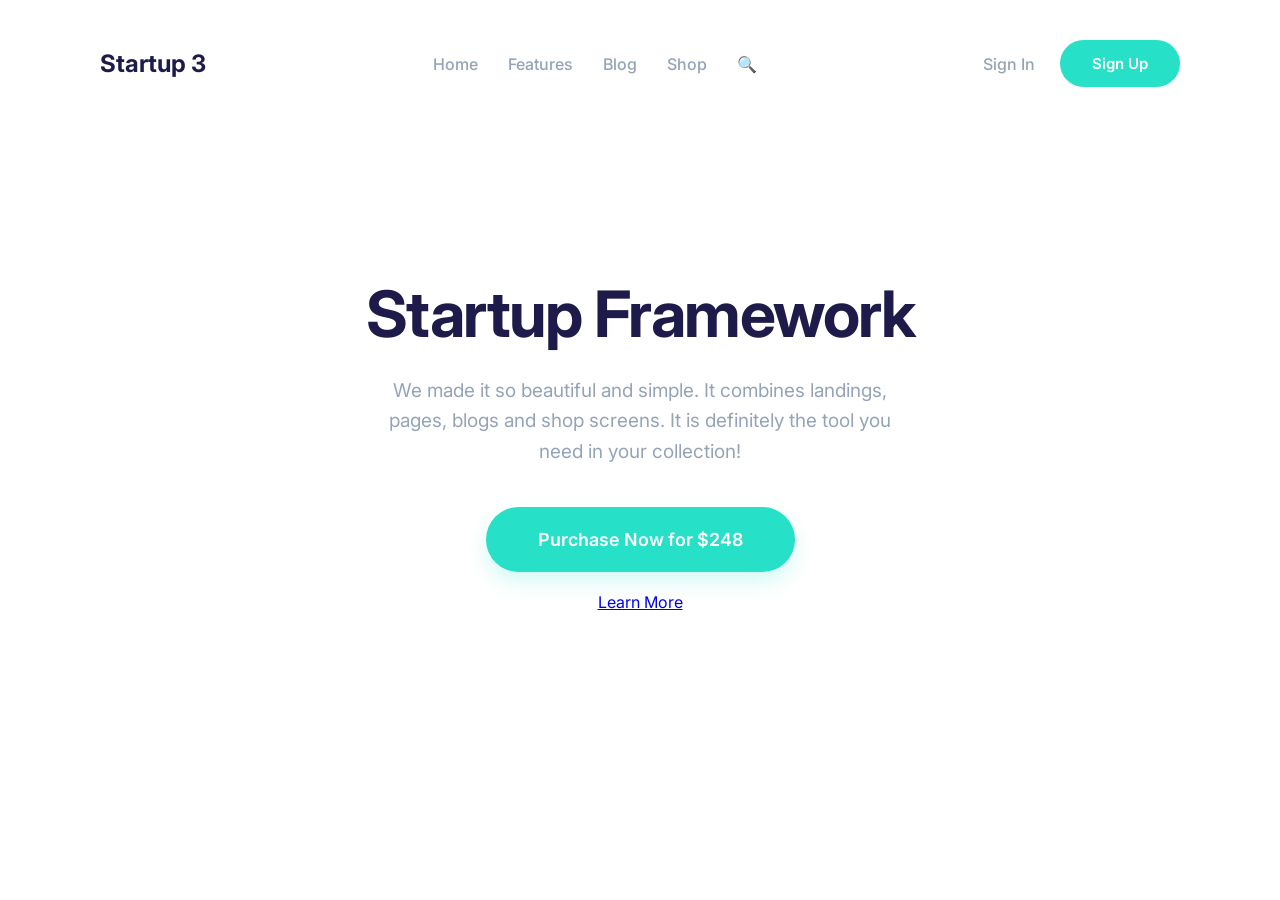
<file: figma1/index.html>
<!DOCTYPE html>
<html lang="az">
<head>
    <meta charset="UTF-8">
    <meta name="viewport" content="width=device-width, initial-scale=1.0">
    <title>Startup Framework - Sərhədsiz</title>
    <link rel="stylesheet" href="style.css">
    <link href="https://fonts.googleapis.com/css2?family=Inter:wght@400;600;700&display=swap" rel="stylesheet">
</head>
<body>

    <div class="main-card">
        
        <header class="navbar">
            <div class="logo">Startup 3</div>
            
            <nav>
                <ul class="nav-links">
                    <li><a href="#">Home</a></li>
                    <li><a href="#">Features</a></li>
                    <li><a href="#">Blog</a></li>
                    <li><a href="#">Shop</a></li>
                    <li><a href="#" class="search-icon">🔍</a></li>
                </ul>
            </nav>

            <div class="auth">
                <a href="#" class="sign-in">Sign In</a>
                <a href="#" class="btn-cyan small">Sign Up</a>
            </div>
        </header>

        <main class="hero-content">
            <h1>Startup Framework</h1>
            <p>We made it so beautiful and simple. It combines landings, pages, blogs and shop screens. It is definitely the tool you need in your collection!</p>
            
            <div class="actions">
                <a href="#" class="btn-cyan large">Purchase Now for $248</a>
                <a href="#" class="learn-more">Learn More</a>
            </div>
        </main>

    </div>

</body>
</html>
</file>
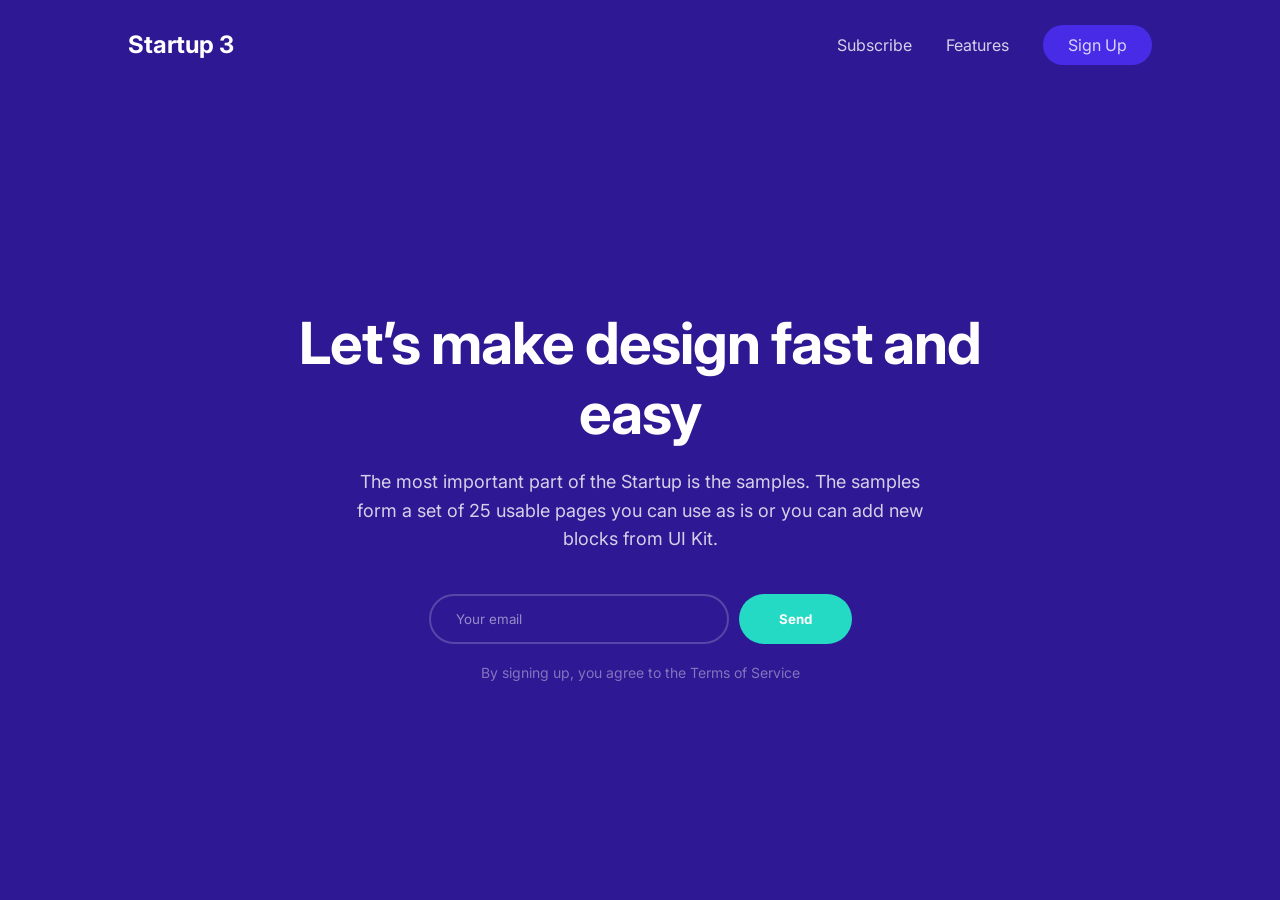
<file: figma2/index.html>
<!DOCTYPE html>
<html lang="az">
<head>
    <meta charset="UTF-8">
    <meta name="viewport" content="width=device-width, initial-scale=1.0">
    <title>Startup 3 Landing Page</title>
    <link rel="stylesheet" href="style.css">
    <link href="https://fonts.googleapis.com/css2?family=Inter:wght@400;700&display=swap" rel="stylesheet">
</head>
<body>

    <header class="navbar">
        <div class="logo">Startup 3</div>
        <nav class="nav-links">
            <a href="#">Subscribe</a>
            <a href="#">Features</a>
            <a href="#" class="btn-signup">Sign Up</a>
        </nav>
    </header>

    <section class="hero">
        <h1>Let’s make design fast and easy</h1>
        <p>The most important part of the Startup is the samples. The samples form a set of 25 usable pages you can use as is or you can add new blocks from UI Kit.</p>
        
        <form class="subscribe-form">
            <input type="email" placeholder="Your email" required>
            <button type="submit">Send</button>
        </form>
        
        <span class="terms">By signing up, you agree to the Terms of Service</span>
    </section>

</body>
</html>
</file>
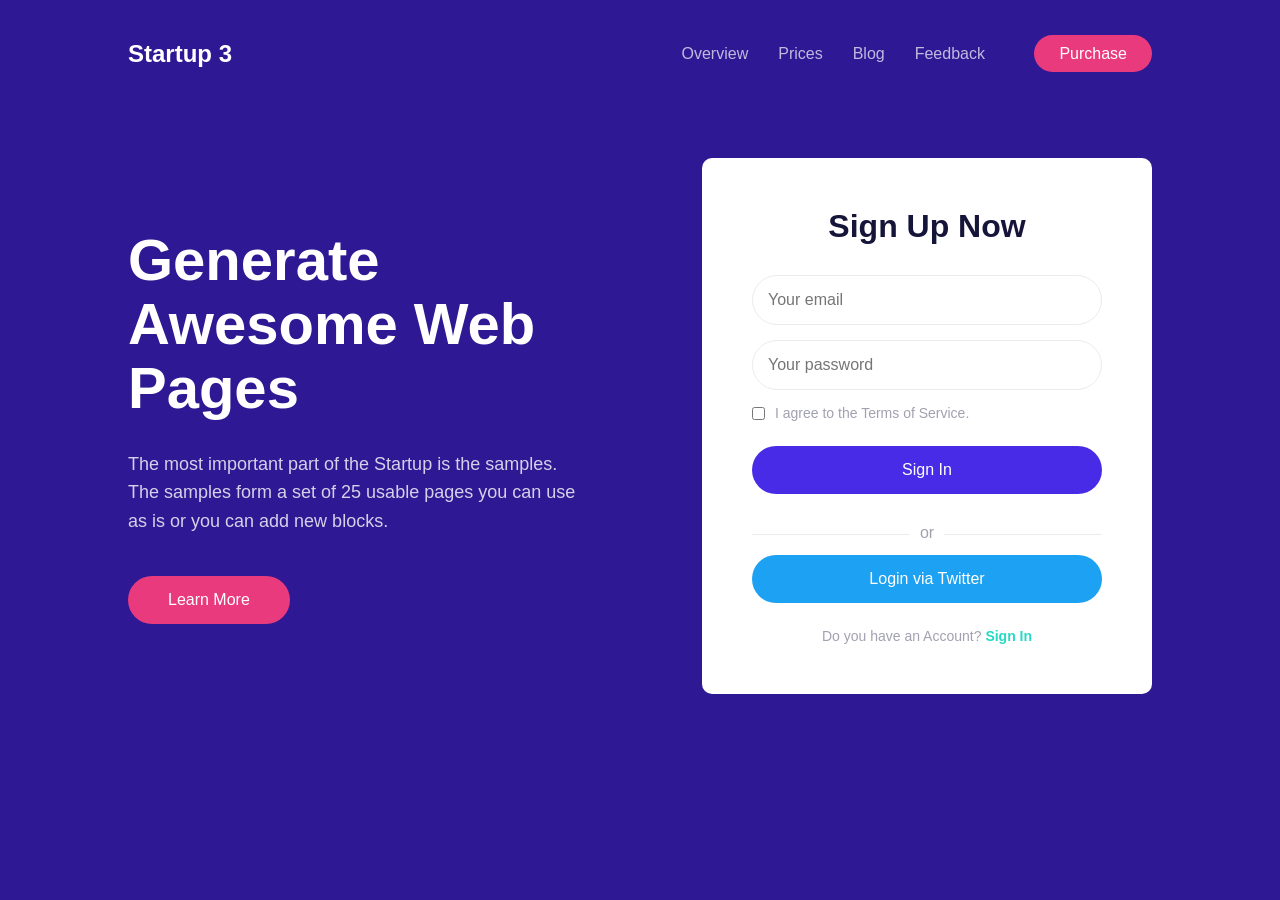
<file: figma3/index.html>
<!DOCTYPE html>
<html lang="en">
<head>
    <meta charset="UTF-8">
    <meta name="viewport" content="width=device-width, initial-scale=1.0">
    <title>Startup 3 Hero Page</title>
    <link rel="stylesheet" href="style.css">
</head>
<body>
    <header class="navbar">
        <div class="logo">Startup 3</div>
        <nav>
            <ul class="nav-links">
                <li><a href="#">Overview</a></li>
                <li><a href="#">Prices</a></li>
                <li><a href="#">Blog</a></li>
                <li><a href="#">Feedback</a></li>
            </ul>
            <a href="#" class="btn-purchase">Purchase</a>
        </nav>
    </header>

    <main class="hero-container">
        <section class="hero-content">
            <h1>Generate Awesome Web Pages</h1>
            <p>The most important part of the Startup is the samples. The samples form a set of 25 usable pages you can use as is or you can add new blocks.</p>
            <a href="#" class="btn-learn">Learn More</a>
        </section>

        <section class="form-container">
            <div class="sign-up-card">
                <h2>Sign Up Now</h2>
                <form>
                    <input type="email" placeholder="Your email">
                    <input type="password" placeholder="Your password">
                    <div class="checkbox-group">
                        <input type="checkbox" id="terms">
                        <label for="terms">I agree to the Terms of Service.</label>
                    </div>
                    <button type="submit" class="btn-signin">Sign In</button>
                    <div class="divider"><span>or</span></div>
                    <button type="button" class="btn-twitter">Login via Twitter</button>
                </form>
                <p class="footer-text">Do you have an Account? <a href="#">Sign In</a></p>
            </div>
        </section>
    </main>
</body>
</html>
</file>
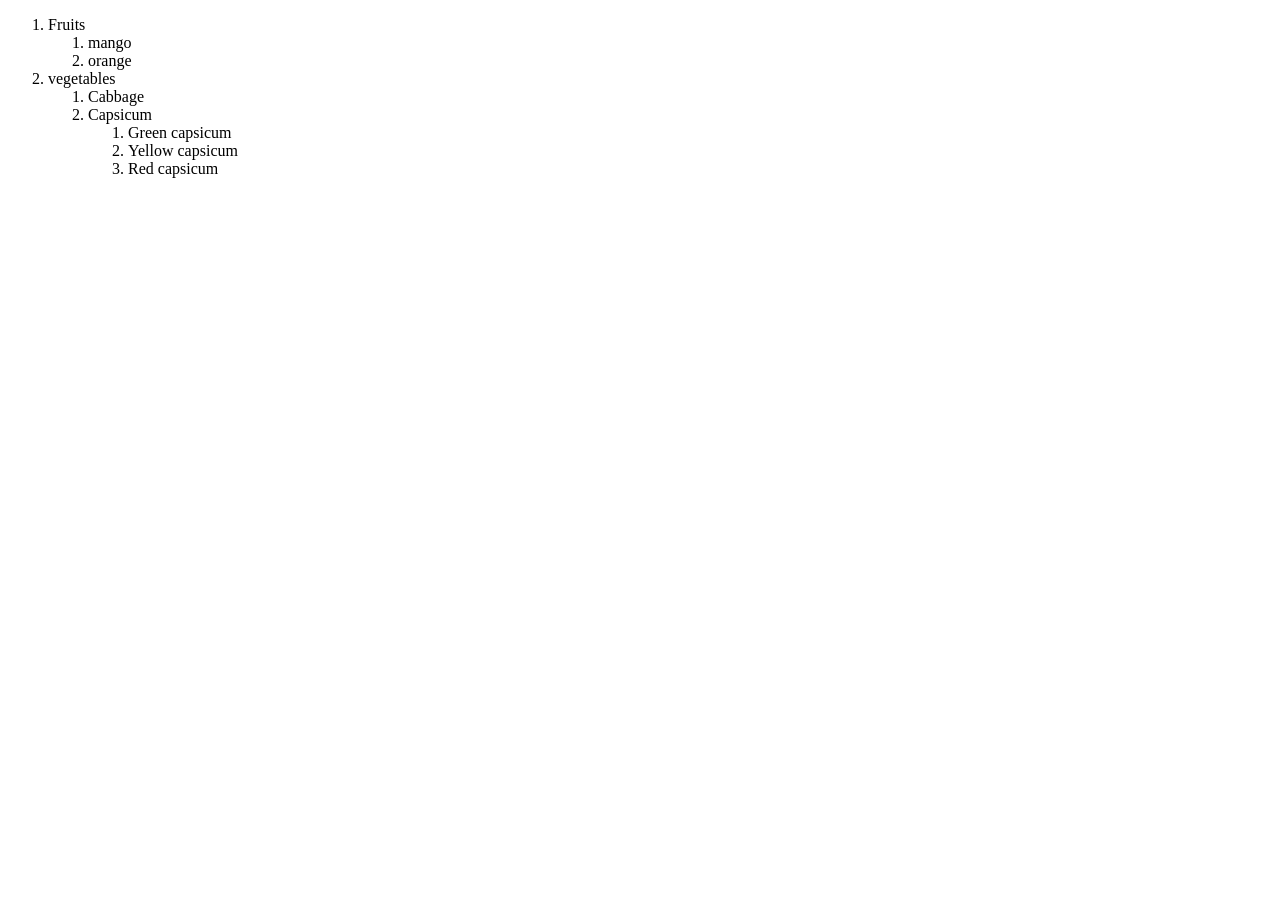
<file: supra.html>
<!DOCTYPE html>
<html lang="en">
<head>
    <meta charset="UTF-8">
    <meta name="viewport" content="width=device-width, initial-scale=1.0">
    <title>Document</title>
</head>
<body>
    <ol>
        <li>Fruits
            <ol>
                <li>mango</li>
                <li>orange</li>
            </ol>
        </li>
        <li>vegetables
            <ol>
                <li>Cabbage</li>
                <li>Capsicum</li>
                    <ol>
                        <li>Green capsicum</li>
                        <li>Yellow capsicum</li>
                        <li>Red capsicum</li>
                    </ol>
            </ol>
        </li>
    </ol>
</body>
</html>
</file>
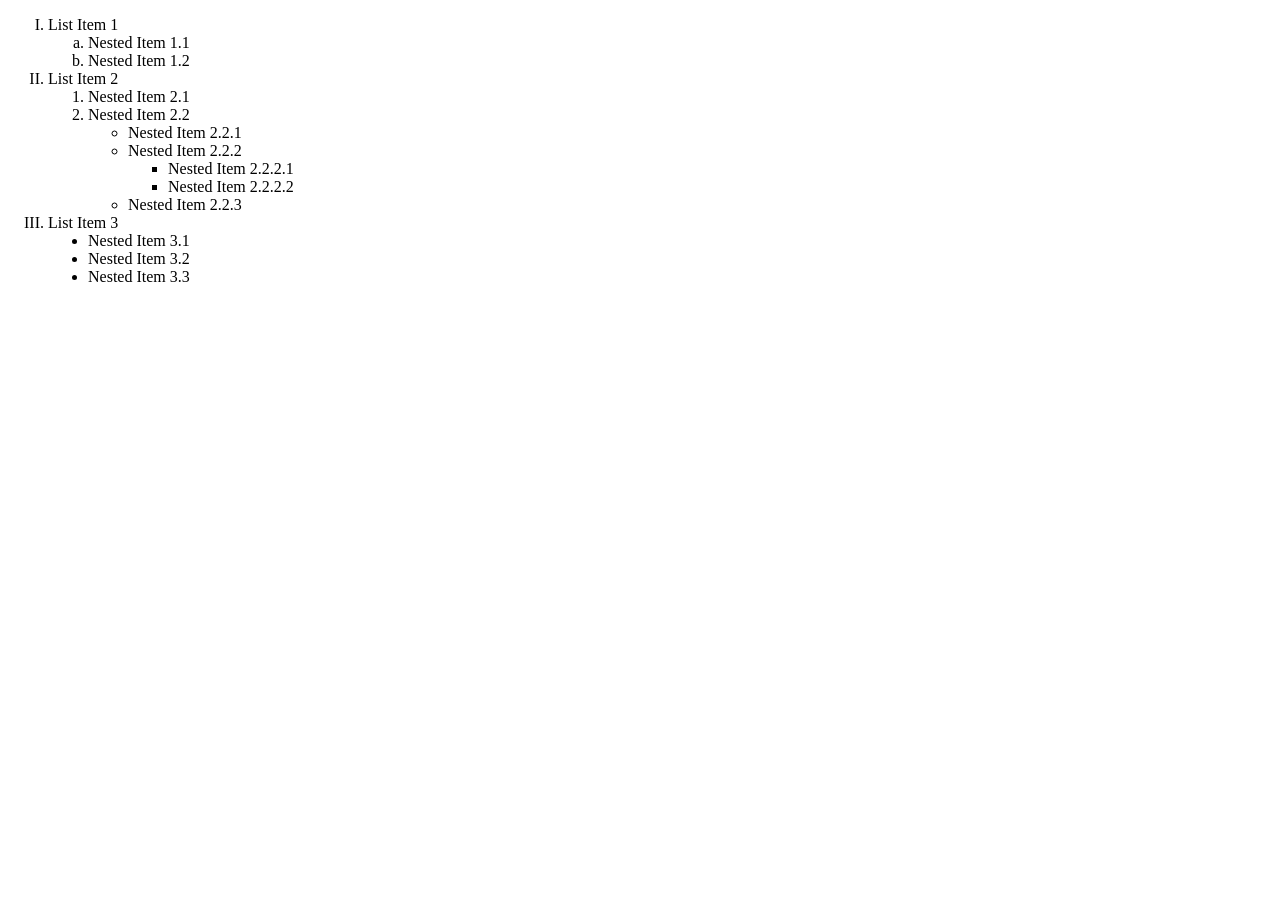
<file: supra2.html>
<!DOCTYPE html>
<html lang="en">
<head>
    <meta charset="UTF-8">
    <meta name="viewport" content="width=device-width, initial-scale=1.0">
    <title>List-2</title>
</head>
<body>
    <ol type="I">
        <li>List Item 1</li>
            <ol type="a">
                <li>Nested Item 1.1</li>
                <li>Nested Item 1.2</li>
            </ol>
        <li>List Item 2</li>
            <ol type="1">
                <li>Nested Item 2.1</li>
                <li>Nested Item 2.2</li>
                    <ul type="circle">
                        <li>Nested Item 2.2.1</li>
                        <li>Nested Item 2.2.2</li>
                            <ul>
                                <li>Nested Item 2.2.2.1</li>
                                <li>Nested Item 2.2.2.2</li>
                            </ul>
                        <li>Nested Item 2.2.3</li>
                    </ul>
            </ol>
        <li>List Item 3</li>
            <ul type="disc">
                <li>Nested Item 3.1</li>
                <li>Nested Item 3.2</li>
                <li>Nested Item 3.3</li>
            </ul>
    </ol>
</body>
</html>
</file>
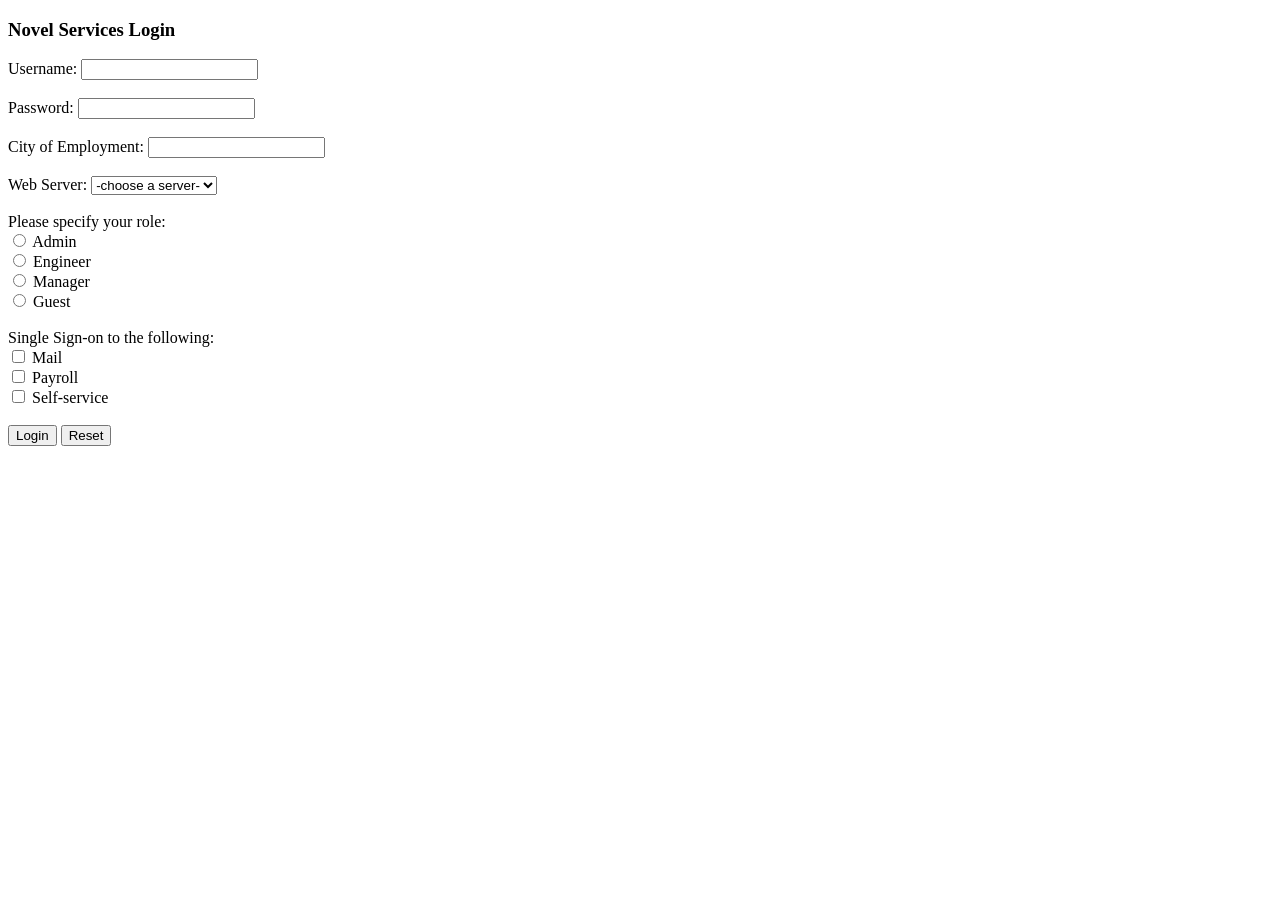
<file: supra3.html>
<!DOCTYPE html>
<html lang="az">
<head>
    <meta charset="UTF-8">
    <meta name="viewport" content="width=device-width, initial-scale=1.0">
    <title>Novel Services Login</title>
</head>
<body>

    <h3>Novel Services Login</h3>

    <form action="/submit-your-login" method="POST">
        Username: <input type="text" name="username" required>
        <br><br>

        Password: <input type="password" name="password" required>
        <br><br>

        City of Employment: <input type="text" name="city">
        <br><br>

        Web Server:
        <select name="server">
            <option value="">-choose a server-</option>
            <option value="server1">Server 1</option>
            <option value="server2">Server 2</option>
        </select>
        <br><br>

        Please specify your role:<br>
        <input type="radio" name="role" value="admin" id="admin"> <label for="admin">Admin</label><br>
        <input type="radio" name="role" value="engineer" id="engineer"> <label for="engineer">Engineer</label><br>
        <input type="radio" name="role" value="manager" id="manager"> <label for="manager">Manager</label><br>
        <input type="radio" name="role" value="guest" id="guest"> <label for="guest">Guest</label>
        <br><br>

        Single Sign-on to the following:<br>
        <input type="checkbox" name="sso" value="mail" id="mail"> <label for="mail">Mail</label><br>
        <input type="checkbox" name="sso" value="payroll" id="payroll"> <label for="payroll">Payroll</label><br>
        <input type="checkbox" name="sso" value="self-service" id="self-service"> <label for="self-service">Self-service</label>
        <br><br>

        <input type="submit" value="Login">
        <input type="reset" value="Reset">
    </form>

</body>
</html>
</file>
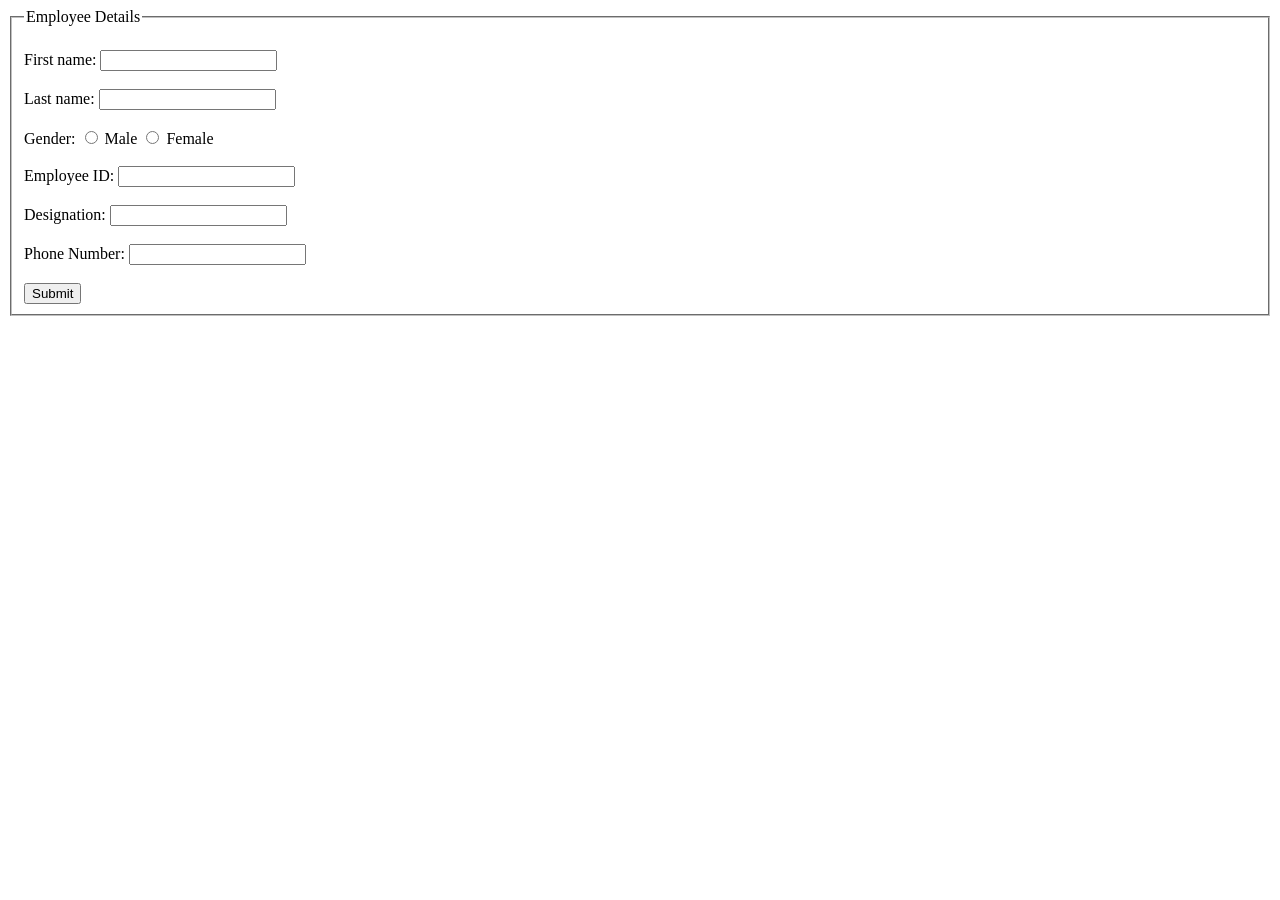
<file: supra4.html>
<!DOCTYPE html>
<html lang="en">
<head>
    <meta charset="UTF-8">
    <meta name="viewport" content="width=device-width, initial-scale=1.0">
    <title>Employee Details Form</title>
</head>
<body>

    <form action="/submit-data" method="POST">
        <fieldset>
            <legend>Employee Details</legend>
            <br>
            
            First name: <input type="text" name="firstname" required>
            <br><br>

            Last name: <input type="text" name="lastname" required>
            <br><br>

            Gender: 
            <input type="radio" name="gender" value="male" id="male"> 
            <label for="male">Male</label>
            <input type="radio" name="gender" value="female" id="female"> 
            <label for="female">Female</label>
            <br><br>

            Employee ID: <input type="text" name="emp_id">
            <br><br>

            Designation: <input type="text" name="designation">
            <br><br>

            Phone Number: <input type="tel" name="phone">
            <br><br>

            <input type="submit" value="Submit">
        </fieldset>
    </form>

</body>
</html>
</file>
<file: figma1/style.css>
/* 1. Ümumi Sıfırlama və Şrift */
* {
    margin: 0;
    padding: 0;
    box-sizing: border-box;
    font-family: 'Inter', sans-serif;
}

body {
    background-color: #ffffff;  
    color: #1e1b4b;            
    display: flex;
    justify-content: center;
}


.main-card {
    width: 100%;
    max-width: 1200px;  
    min-height: 100vh;
    display: flex;
    flex-direction: column;
    padding: 40px 60px;
}


.navbar {
    display: flex;
    justify-content: space-between;
    align-items: center;
    padding-bottom: 20px;
}

.logo {
    font-weight: 700;
    font-size: 24px;
    color: #1e1b4b;
    cursor: pointer;
}

.nav-links {
    list-style: none;
    display: flex;
    gap: 30px;
    align-items: center;
}

.nav-links a {
    text-decoration: none;
    color: #94a3b8;
    font-size: 16px;
    font-weight: 500;
    transition: 0.3s;
}

.nav-links a:hover {
    color: #1e1b4b;
}

.auth {
    display: flex;
    align-items: center;
    gap: 25px;
}

.sign-in {
    text-decoration: none;
    color: #94a3b8;
    font-weight: 500;
}


.hero-content {
    flex-grow: 1; 
    display: flex;
    flex-direction: column;
    justify-content: center;  
    align-items: center;     
    text-align: center;
    padding-bottom: 80px;    
}

h1 {
    font-size: 64px;
    font-weight: 700;
    color: #1e1b4b;
    margin-bottom: 24px;
    letter-spacing: -1.5px;
}

p {
    max-width: 550px;
    font-size: 19px;
    color: #94a3b8;
    line-height: 1.6;
    margin-bottom: 40px;
}


.actions {
    display: flex;
    flex-direction: column;
    align-items: center;
    gap: 20px;
}

.btn-cyan {
    background-color: #26e0c8;
    color: white;
    text-decoration: none;
    border-radius: 50px;
    font-weight: 600;
    transition: all 0.3s ease;
    border: 2px solid transparent;
}

.btn-cyan:hover {
    background-color: #1ed1ba;
    transform: translateY(-2px); 
}

.btn-cyan.small {
    padding: 12px 30px;
    font-size: 15px;
}

.btn-cyan.large {
    padding: 20px 50px;
    font-size: 18px;
    box-shadow: 0 10px 20px rgba(38, 224, 200, 0.2);  

.learn-more {
    text-decoration: none;
    color: #26e0c8;
    font-weight: 600;
    font-size: 16px;
    transition: 0.3s;
}

.learn-more:hover {
    text-decoration: underline;
}
 
@media (max-width: 768px) {
    h1 { font-size: 40px; }
    .nav-links { display: none; } 
    .main-card { padding: 20px; }
}}
</file>
<file: figma2/style.css>
* {
    margin: 0;
    padding: 0;
    box-sizing: border-box;
    font-family: 'Inter', sans-serif;
}

body {
    background-color: #2F1893; 
    color: white;
    height: 100vh;
    display: flex;
    flex-direction: column;
}


.navbar {
    display: flex;
    justify-content: space-between;
    align-items: center;
    padding: 30px 10%;
}

.logo {
    font-size: 24px;
    font-weight: bold;
}

.nav-links a {
    color: rgba(255, 255, 255, 0.8);
    text-decoration: none;
    margin-left: 30px;
    transition: 0.3s;
}

.nav-links a:hover {
    color: white;
}

.btn-signup {
    background-color: #482BE7;
    padding: 10px 25px;
    border-radius: 25px;
}


.hero {
    flex-grow: 1;
    display: flex;
    flex-direction: column;
    justify-content: center;
    align-items: center;
    text-align: center;
    padding: 0 20%;
}

h1 {
    font-size: 58px;
    margin-bottom: 20px;
    letter-spacing: -1px;
}

p {
    font-size: 18px;
    line-height: 1.6;
    color: rgba(255, 255, 255, 0.8);
    max-width: 600px;
    margin-bottom: 40px;
}


.subscribe-form {
    display: flex;
    gap: 10px;
    margin-bottom: 20px;
    width: 100%;
    justify-content: center;
}

input[type="email"] {
    background: transparent;
    border: 2px solid rgba(255, 255, 255, 0.2);
    border-radius: 30px;
    padding: 15px 25px;
    color: white;
    width: 300px;
    outline: none;
}

input[type="email"]::placeholder {
    color: rgba(255, 255, 255, 0.5);
}

button {
    background-color: #25DAC5; 
    border: none;
    padding: 15px 40px;
    border-radius: 30px;
    color: white;
    font-weight: bold;
    cursor: pointer;
    transition: 0.3s;
}

button:hover {
    background-color: #1ebba8;
}

.terms {
    font-size: 14px;
    color: rgba(255, 255, 255, 0.4);
}
</file>
<file: figma3/style.css>
* {
    margin: 0;
    padding: 0;
    box-sizing: border-box;
    font-family: 'Segoe UI', Tahoma, Geneva, Verdana, sans-serif;
}
body {
    background-color: #2F1893;
    color: white;
    min-height: 100vh;
    padding: 0 10%;
}
.navbar {
    display: flex;
    justify-content: space-between;
    align-items: center;
    padding: 40px 0;
}
.logo {
    font-size: 24px;
    font-weight: bold;
}
.nav-links {
    display: inline-flex;
    list-style: none;
    margin-right: 30px;
}
.nav-links li {
    margin: 0 15px;
}
.nav-links a {
    text-decoration: none;
    color: rgba(255, 255, 255, 0.7);
    transition: 0.3s;
}

.nav-links a:hover {
    color: white;
}

.btn-purchase {
    background-color: #E93A7D;
    color: white;
    padding: 10px 25px;
    border-radius: 25px;
    text-decoration: none;
}

.hero-container {
    display: flex;
    align-items: center;
    justify-content: space-between;
    padding-top: 50px;
    gap: 50px;
}

.hero-content {
    flex: 1;
}

.hero-content h1 {
    font-size: 58px;
    line-height: 1.1;
    margin-bottom: 30px;
}

.hero-content p {
    font-size: 18px;
    line-height: 1.6;
    color: rgba(255, 255, 255, 0.8);
    margin-bottom: 40px;
    max-width: 450px;
}

.btn-learn {
    background-color: #E93A7D;
    color: white;
    padding: 15px 40px;
    border-radius: 30px;
    text-decoration: none;
    display: inline-block;
}

.form-container {
    flex: 1;
    display: flex;
    justify-content: flex-end;
}

.sign-up-card {
    background: white;
    color: #151439;
    padding: 50px;
    border-radius: 10px;
    width: 100%;
    max-width: 450px;
    text-align: center;
}

.sign-up-card h2 {
    font-size: 32px;
    margin-bottom: 30px;
}

input[type="email"], input[type="password"] {
    width: 100%;
    padding: 15px;
    margin-bottom: 15px;
    border: 1px solid #EBEAED;
    border-radius: 25px;
    font-size: 16px;
}

.checkbox-group {
    display: flex;
    align-items: center;
    justify-content: flex-start;
    gap: 10px;
    margin-bottom: 25px;
    font-size: 14px;
    color: rgba(21, 20, 57, 0.4);
}

.btn-signin {
    width: 100%;
    padding: 15px;
    background-color: #482BE7;
    color: white;
    border: none;
    border-radius: 30px;
    font-size: 16px;
    cursor: pointer;
    margin-bottom: 20px;
}

.divider {
    position: relative;
    margin: 20px 0;
    border-bottom: 1px solid #EBEAED;
}

.divider span {
    position: absolute;
    top: -10px;
    left: 50%;
    transform: translateX(-50%);
    background: white;
    padding: 0 10px;
    color: rgba(21, 20, 57, 0.4);
}

.btn-twitter {
    width: 100%;
    padding: 15px;
    background-color: #1DA1F2;
    color: white;
    border: none;
    border-radius: 30px;
    font-size: 16px;
    cursor: pointer;
}

.footer-text {
    margin-top: 25px;
    font-size: 14px;
    color: rgba(21, 20, 57, 0.4);
}

.footer-text a {
    color: #25DAC5;
    text-decoration: none;
    font-weight: bold;
}
</file>
